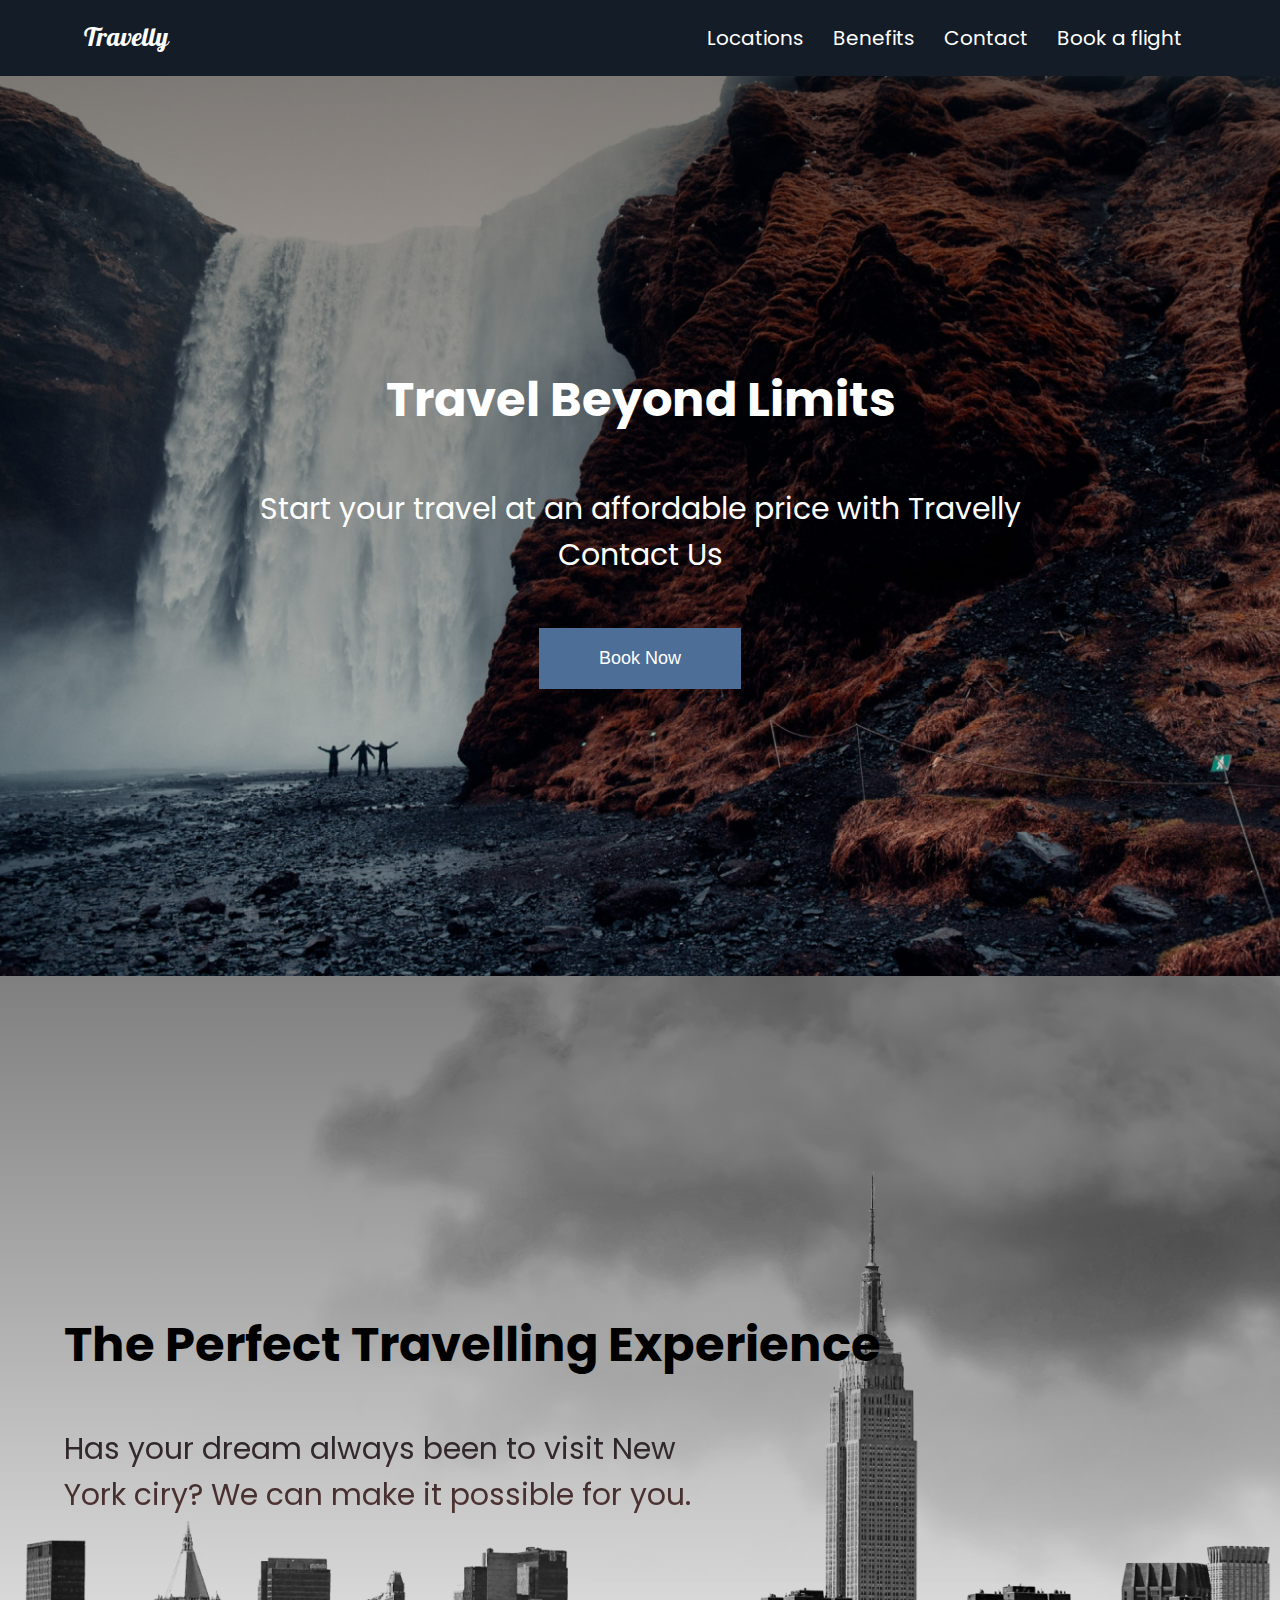
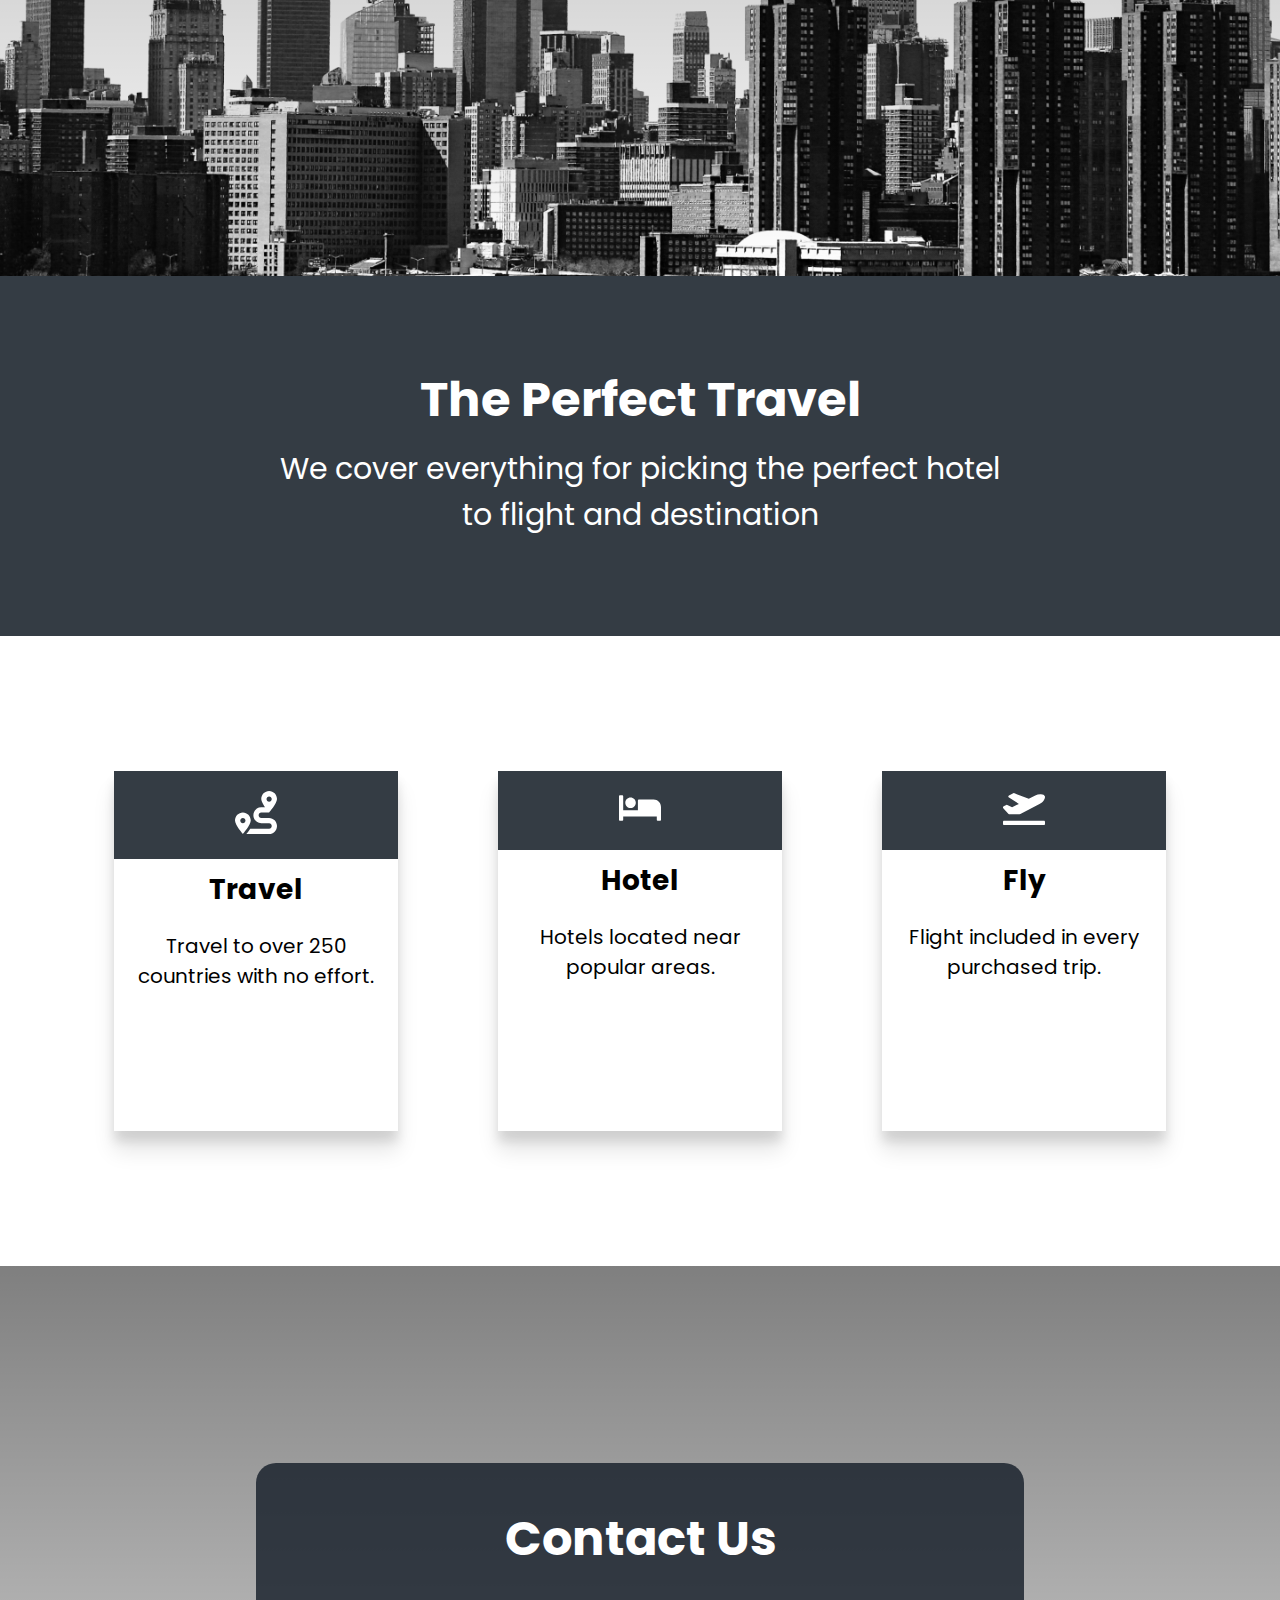
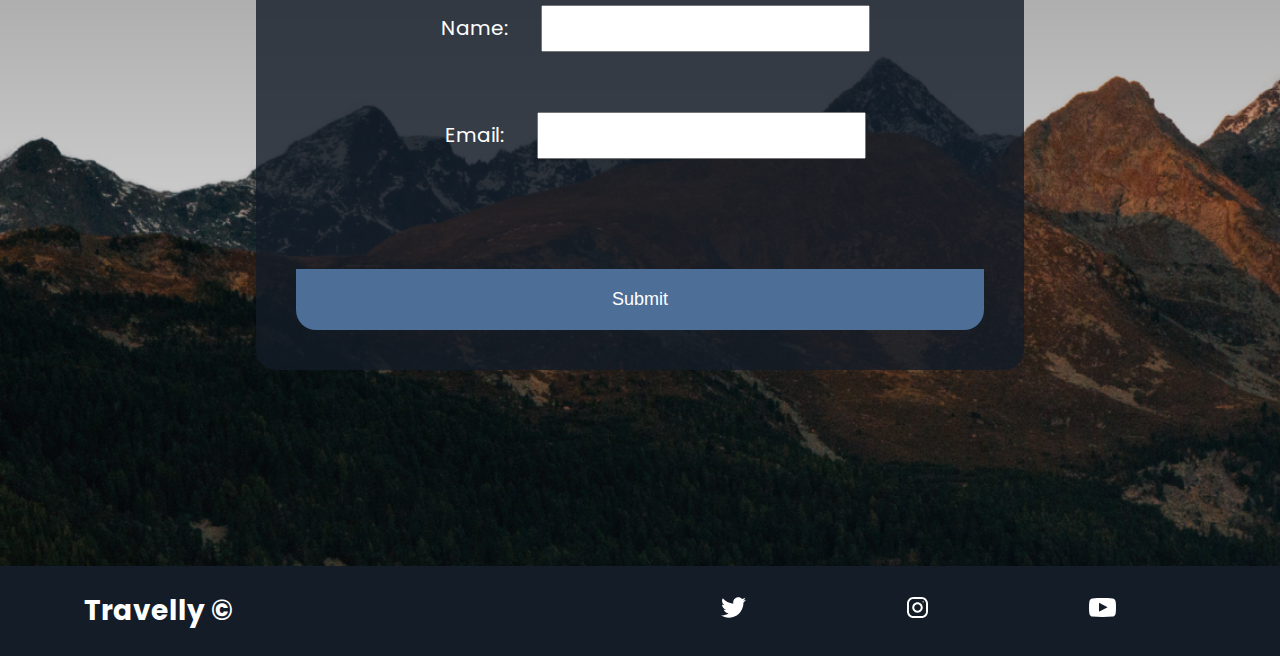
<file: TRAVELLY/index.html>
<!DOCTYPE html>
<html lang="en">
  <head>
    <meta charset="UTF-8" />
    <meta name="viewport" content="width=device-width, initial-scale=1.0" />
    <meta http-equiv="X-UA-Compatible" content="ie=edge" />
    <meta
      name="description"
      content="Travelly is the easiest way to findout your holiday vacation"
    />
    <meta name="robots" content="index,follow" />
    <link rel="icon" href="./airplane_78373.svg" />
    <link rel="stylesheet" href="style.css" />
    <title>Travelly | Travelling Agency</title>
  </head>
  <body>
    <header class="main-head">
      <nav>
        <h1 id="logo"><a href="#hero">Travelly</a></h1>
        <ul>
          <li><a href="#locations">Locations</a></li>
          <li><a href="#benefits">Benefits</a></li>
          <li><a href="#contact">Contact</a></li>
          <li><a href="book/index2.html">Book a flight</a></li>
        </ul>
      </nav>
    </header>
    <section id="hero" class="hero">
      <h2>Travel Beyond Limits</h2>
      <h3>
        Start your travel at an affordable price with Travelly<br />Contact Us
      </h3>
      <a href="./book/index2.html"><button>Book Now</button></a>
    </section>
    <section id="locations">
      <header class="locations-head">
        <h2>The Perfect Travelling Experience</h2>
        <h3>
          Has your dream always been to visit New<br />York ciry? We can make it possible for you.
        </h3>
        <img src="./cloud.png" class="moving-cloud-1 cloud" />
        <img src="./cloud.png" class="moving-cloud-2 cloud" />
      </header>
    </section>
    <section id="benefits">
      <header class="benefits-head">
        <h2>The Perfect Travel</h2>
        <h3>
          We cover everything for picking the perfect hotel <br />
          to flight and destination
        </h3>
      </header>
      <div class="cards">
        <div class="card">
          <div class="card-icon">
            <img src="./route-solid.svg" alt="" />
          </div>
          <h4>Travel</h4>
          <p>Travel to over 250 countries with no effort.</p>
        </div>
        <div class="card">
          <div class="card-icon">
            <img src="./bed-solid.svg" alt="" />
          </div>
          <h4>Hotel</h4>
          <p>Hotels located near popular areas.</p>
        </div>
        <div class="card">
          <div class="card-icon">
            <img src="./plane-departure-solid.svg" alt="" />
          </div>
          <h4>Fly</h4>
          <p>Flight included in every purchased trip.</p>
        </div>
      </div>
    </section>
    <section id="contact">
      <div class="form-wrapper">
        <header class="form-head">
          <h2>Contact Us</h2>
          <form
            autocomplete="off"
            action="https://formspree.io/xknqvkrg"
            method="POST"
          >
            <div class="name-form">
              <label for="name">Name:</label>
              <input id="name" type="text" name="name" required />
            </div>
            <div class="email-form">
              <label for="email">Email:</label>
              <input id="email" type="email" name="_replyto" required />
            </div>
            <button type="submit" value="Send">Submit</button>
          </form>
        </header>
      </div>
    </section>
    <footer>
      <div class="footer-wrapper">
        <h5>Travelly &copy;</h5>
        <ul>
          <li>
            <a href="https://twitter.com/explore" title="Twitter"
              ><img src="./twitter.svg" alt="twitter-social-media"
            /></a>
          </li>
          <li>
            <a href="https://www.instagram.com/?hl=en" title="Instagram"
              ><img src="./instagram.svg" alt="youtube-social-media"
            /></a>
          </li>
          <li>
            <a href="https://www.youtube.com/" title="YouTube"
              ><img src="./youtube.svg" alt="instagram-social-media"
            /></a>
          </li>
        </ul>
      </div>
    </footer>
  </body>
</html>
</file>
<file: TRAVELLY/style.css>
@import url("https://fonts.googleapis.com/css2?family=Poppins:wght@400;500&display=swap");
@import url("https://fonts.googleapis.com/css2?family=Pattaya&display=swap");

* {
  margin: 0;
  padding: 0;
  box-sizing: border-box;
}

html {
  font-size: 62.5%;
  scroll-behavior: smooth;
}

body {
  font-family: "Poppins", sans-serif;
}

h1 {
  font-size: 2.6rem;
}

li,
button,
label,
input,
p {
  font-size: 2rem;
}

h2 {
  font-size: 4.8rem;
}

h3 {
  font-size: 3rem;
  font-weight: normal;
}

h4,
h5 {
  font-size: 2.8rem;
}

a {
  color: white;
  text-decoration: none;
}

button {
  padding: 2rem 6rem;
  background: #4c6e97;
  border: none;
  color: white;
  font-size: 1.8rem;
  cursor: pointer;
  transition: background 0.7s ease-in-out;
}

button:hover {
  background: #27394e;
}

.main-head {
  background: #131c27;
  color: white;
  position: sticky;
  top: 0px;
  z-index: 3;
}

nav {
  display: flex;
  width: 90%;
  margin: auto;
  padding: 2rem;
  min-height: 7vh;
  align-items: center;
  flex-wrap: wrap;
}

nav ul {
  display: flex;
  flex: 1 1 40rem;
  justify-content: space-around;
  align-items: center;
  list-style: none;
}

#logo {
  flex: 2 1 40rem;
  font-family: "Pattaya", sans-serif;
  font-weight: normal;
}

.hero {
  min-height: 100vh;
  background: linear-gradient(rgba(0, 0, 0, 0.5), transparent),
    url(./landing-page.jpg);
  background-repeat: no-repeat;
  background-size: cover;
  background-position: center;
  color: white;
  display: flex;
  flex-direction: column;
  justify-content: center;
  align-items: center;
  text-align: center;
}

.hero h3 {
  padding: 5rem;
}

#locations {
  min-height: 100vh;
  background: linear-gradient(rgba(0, 0, 0, 0.5), transparent),
    url(./new-york-page.png);
  background-size: cover;
  background-position: center;
  display: flex;
  align-items: center;
  position: relative;
  overflow: hidden;
}

.locations-head {
  width: 90%;
  margin: auto;
}

.locations-head h2 {
  padding: 1rem 0rem;
  text-decoration-thickness: 0.3rem;
}

.locations-head h3 {
  font-size: 3rem;
  padding: 3.5rem 0rem;
  background: linear-gradient(#131c27, #663b34);
  background-clip: text;
  -webkit-text-fill-color: transparent;
}

.cloud {
  position: absolute;
  top: 0%;
  right: 0%;
  pointer-events: none;
}

.moving-cloud-1 {
  animation: cloudAnimation 3s infinite alternate ease-in-out;
  z-index: -1;
}

.moving-cloud-2 {
  top: 20%;
  z-index: -2;
  opacity: 0.3;
  animation: cloudAnimation 3s infinite alternate ease-in-out;
}

@keyframes cloudAnimation {
  from {
    transform: translate(10%, -10%);
  }
  to {
    transform: translate(0%, 0%);
  }
}

.benefits-head {
  background: #343c44;
  padding: 3rem;
  min-height: 40vh;
  display: flex;
  flex-direction: column;
  justify-content: center;
  align-items: center;
  color: white;
  text-align: center;
}

.benefits-head h3 {
  padding: 1rem;
}

.cards {
  width: 90%;
  margin: auto;
  display: flex;
  min-height: 70vh;
  align-items: center;
  flex-wrap: wrap;
}

.card {
  text-align: center;
  flex: 1 1 25rem;
  min-height: 40vh;
  margin: 2rem 5rem;
  box-shadow: 0px 10px 10px rgba(0, 0, 0, 0.1), 0px 20px 20px rgba(0, 0, 0, 0.1);
}

.cards img {
  max-width: 15%;
  margin: 2rem;
}

.card h4,
.cards p {
  padding: 1rem;
}

.card-icon {
  background: #343c44;
}

#contact {
  min-height: 100vh;
  background: linear-gradient(rgba(0, 0, 0, 0.5), transparent),
    url(./contact-mountain.png);
  background-size: cover;
  background-repeat: no-repeat;
  display: flex;
  align-items: center;
  justify-content: center;
}

.form-wrapper {
  background: rgba(19, 28, 39, 0.8);
  width: 60%;
  color: white;
  border-radius: 20px;
}

.form-head {
  text-align: center;
  padding: 4rem;
}

.name-form,
.email-form {
  padding: 3rem;
  text-align: center;
}

.form-wrapper label {
  margin: 0rem 3rem;
}

.form-wrapper button {
  width: 100%;
  padding: 2rem;
  margin-top: 8rem;
  border-bottom-left-radius: 20px;
  border-bottom-right-radius: 20px;
}

.form-wrapper input {
  padding: 1rem 3rem;
}

footer {
  color: white;
  background: rgba(19, 28, 39, 1);
}

.footer-wrapper {
  display: flex;
  padding: 2rem;
  width: 90%;
  margin: auto;
  align-items: center;
  min-height: 10vh;
  flex-wrap: wrap;
}

footer ul {
  display: flex;
  list-style: none;
  flex: 1 1 40rem;
  align-items: center;
  justify-content: space-around;
}

footer h5 {
  flex: 1 1 40rem;
}

button:focus {
  background: #27394e;
  outline: solid;
  top: 50%;
  left: 50%;
}

@media screen and (max-width: 950px) {
  html {
    font-size: 45%;
    scroll-behavior: smooth;
  }
  nav {
    text-align: center;
  }
  #logo {
    padding: 2rem;
    margin-left: -20rem;
  }
  .cloud {
    height: 40rem;
    pointer-events: none;
  }
  .moving-cloud-1 {
    z-index: -1;
  }
  .moving-cloud-2 {
    z-index: -2;
  }
  .form-wrapper {
    width: 100%;
  }
  footer {
    text-align: center;
  }
  footer h5 {
    padding-bottom: 3rem;
  }
}
@media screen and (max-width: 600px) {
  html {
    font-size: 45%;
    scroll-behavior: smooth;
  }
  nav {
    text-align: center;
  }
  #logo {
    padding: 2rem;
    margin: 0;
  }
  .cloud {
    height: 40rem;
    pointer-events: none;
  }
  .moving-cloud-1 {
    z-index: -1;
  }
  .moving-cloud-2 {
    z-index: -2;
  }
  .form-wrapper {
    width: 100%;
  }
  footer {
    text-align: center;
  }
  footer h5 {
    padding-bottom: 3rem;
  }
}
</file>
